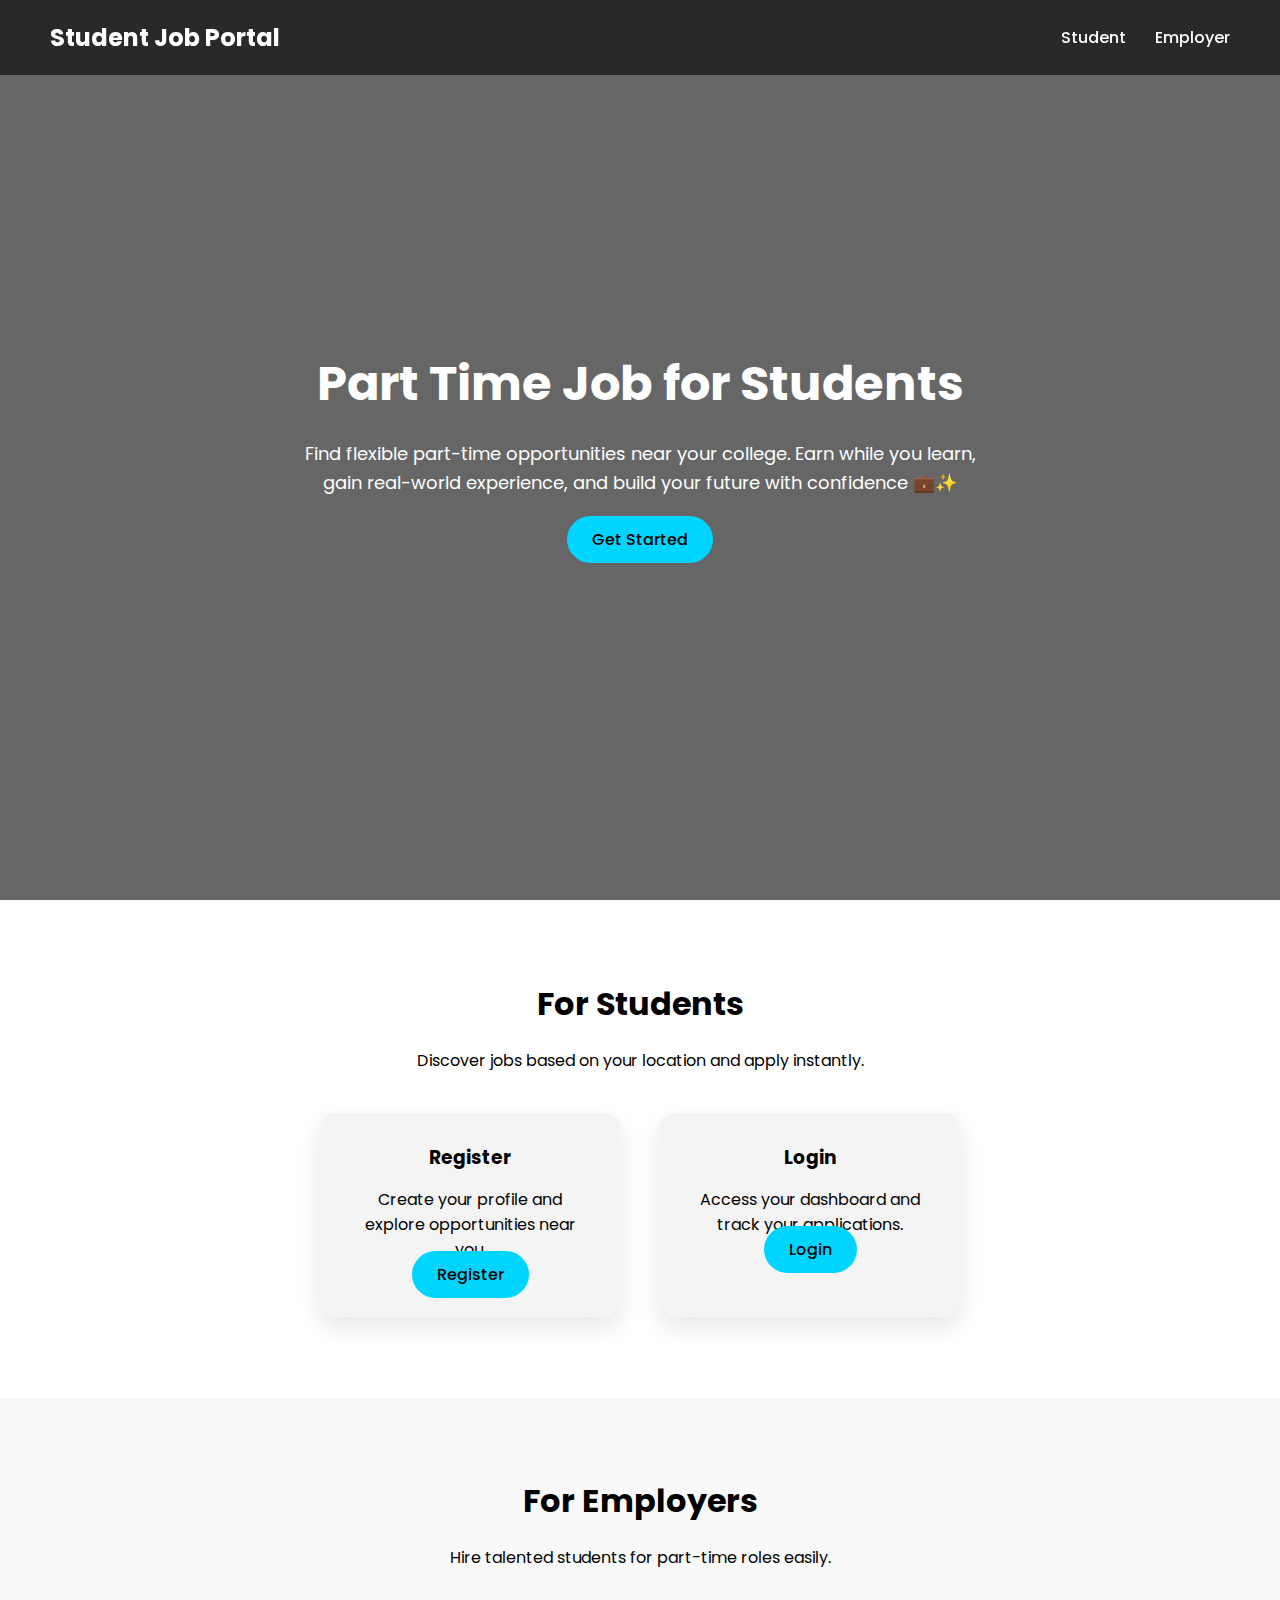
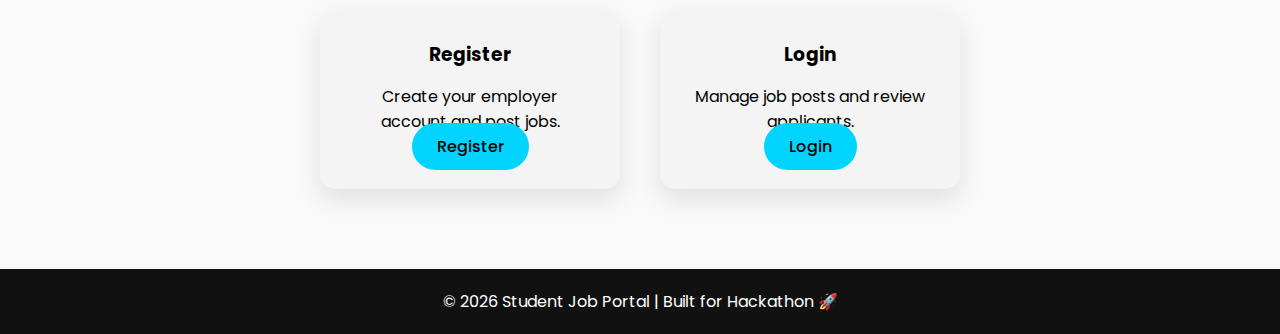
<file: templates/index.html>
<!DOCTYPE html>
<html>
<head>
    <title>Student Job Portal</title>
    <meta name="viewport" content="width=device-width, initial-scale=1.0">

    <!-- Google Font -->
    <link href="https://fonts.googleapis.com/css2?family=Poppins:wght@300;500;700&display=swap" rel="stylesheet">

    <style>
        * {
            margin: 0;
            padding: 0;
            box-sizing: border-box;
            font-family: 'Poppins', sans-serif;
        }

        body {
            scroll-behavior: smooth;
        }

        /* Navbar */
        nav {
            position: fixed;
            width: 100%;
            padding: 20px 50px;
            display: flex;
            justify-content: space-between;
            align-items: center;
            background: rgba(0,0,0,0.6);
            z-index: 1000;
        }

        nav h2 {
            color: white;
        }

        nav a {
            color: white;
            text-decoration: none;
            margin-left: 25px;
            font-weight: 500;
            transition: 0.3s;
        }

        nav a:hover {
            color: #00d4ff;
        }

        /* Hero Section */
        .hero {
            height: 100vh;
            background: url("https://images.unsplash.com/photo-1521737604893-d14cc237f11d") no-repeat center center/cover;
            display: flex;
            justify-content: center;
            align-items: center;
            text-align: center;
            position: relative;
        }

        .hero::before {
            content: "";
            position: absolute;
            top: 0; left: 0;
            width: 100%; height: 100%;
            background: rgba(0,0,0,0.6);
        }

        .hero-content {
            position: relative;
            color: white;
            max-width: 700px;
        }

        .hero h1 {
            font-size: 48px;
            margin-bottom: 20px;
        }

        .hero p {
            font-size: 18px;
            margin-bottom: 30px;
            line-height: 1.6;
        }

        .btn {
            padding: 12px 25px;
            background: #00d4ff;
            color: black;
            text-decoration: none;
            border-radius: 25px;
            margin: 10px;
            font-weight: 500;
            transition: 0.3s;
        }

        .btn:hover {
            background: white;
        }

        /* Section */
        section {
            padding: 80px 50px;
            text-align: center;
        }

        .section-title {
            font-size: 32px;
            margin-bottom: 20px;
        }

        .cards {
            display: flex;
            justify-content: center;
            gap: 40px;
            flex-wrap: wrap;
            margin-top: 40px;
        }

        .card {
            width: 300px;
            padding: 30px;
            border-radius: 15px;
            background: #f4f4f4;
            box-shadow: 0 10px 25px rgba(0,0,0,0.1);
            transition: 0.3s;
        }

        .card:hover {
            transform: translateY(-10px);
        }

        .card h3 {
            margin-bottom: 15px;
        }

        footer {
            background: #111;
            color: white;
            padding: 20px;
            text-align: center;
        }
    </style>
</head>

<body>

<nav>
    <h2>Student Job Portal</h2>
    <div>
        <a href="#student">Student</a>
        <a href="#employer">Employer</a>
    </div>
</nav>

<!-- HERO -->
<div class="hero">
    <div class="hero-content">
        <h1>Part Time Job for Students</h1>
        <p>
            Find flexible part-time opportunities near your college.
            Earn while you learn, gain real-world experience,
            and build your future with confidence 💼✨
        </p>
        <a href="#student" class="btn">Get Started</a>
    </div>
</div>

<!-- STUDENT SECTION -->
<section id="student">
    <h2 class="section-title">For Students</h2>
    <p>Discover jobs based on your location and apply instantly.</p>

    <div class="cards">
        <div class="card">
            <h3>Register</h3>
            <p>Create your profile and explore opportunities near you.</p>
            <a href="/student_register" class="btn">Register</a>
        </div>

        <div class="card">
            <h3>Login</h3>
            <p>Access your dashboard and track your applications.</p>
            <a href="/student_login" class="btn">Login</a>
        </div>
    </div>
</section>

<!-- EMPLOYER SECTION -->
<section id="employer" style="background:#f9f9f9;">
    <h2 class="section-title">For Employers</h2>
    <p>Hire talented students for part-time roles easily.</p>

    <div class="cards">
        <div class="card">
            <h3>Register</h3>
            <p>Create your employer account and post jobs.</p>
            <a href="/employer_register" class="btn">Register</a>
        </div>

        <div class="card">
            <h3>Login</h3>
            <p>Manage job posts and review applicants.</p>
            <a href="/employer_login" class="btn">Login</a>
        </div>
    </div>
</section>

<footer>
    © 2026 Student Job Portal | Built for Hackathon 🚀
</footer>

</body>
</html>
</file>
